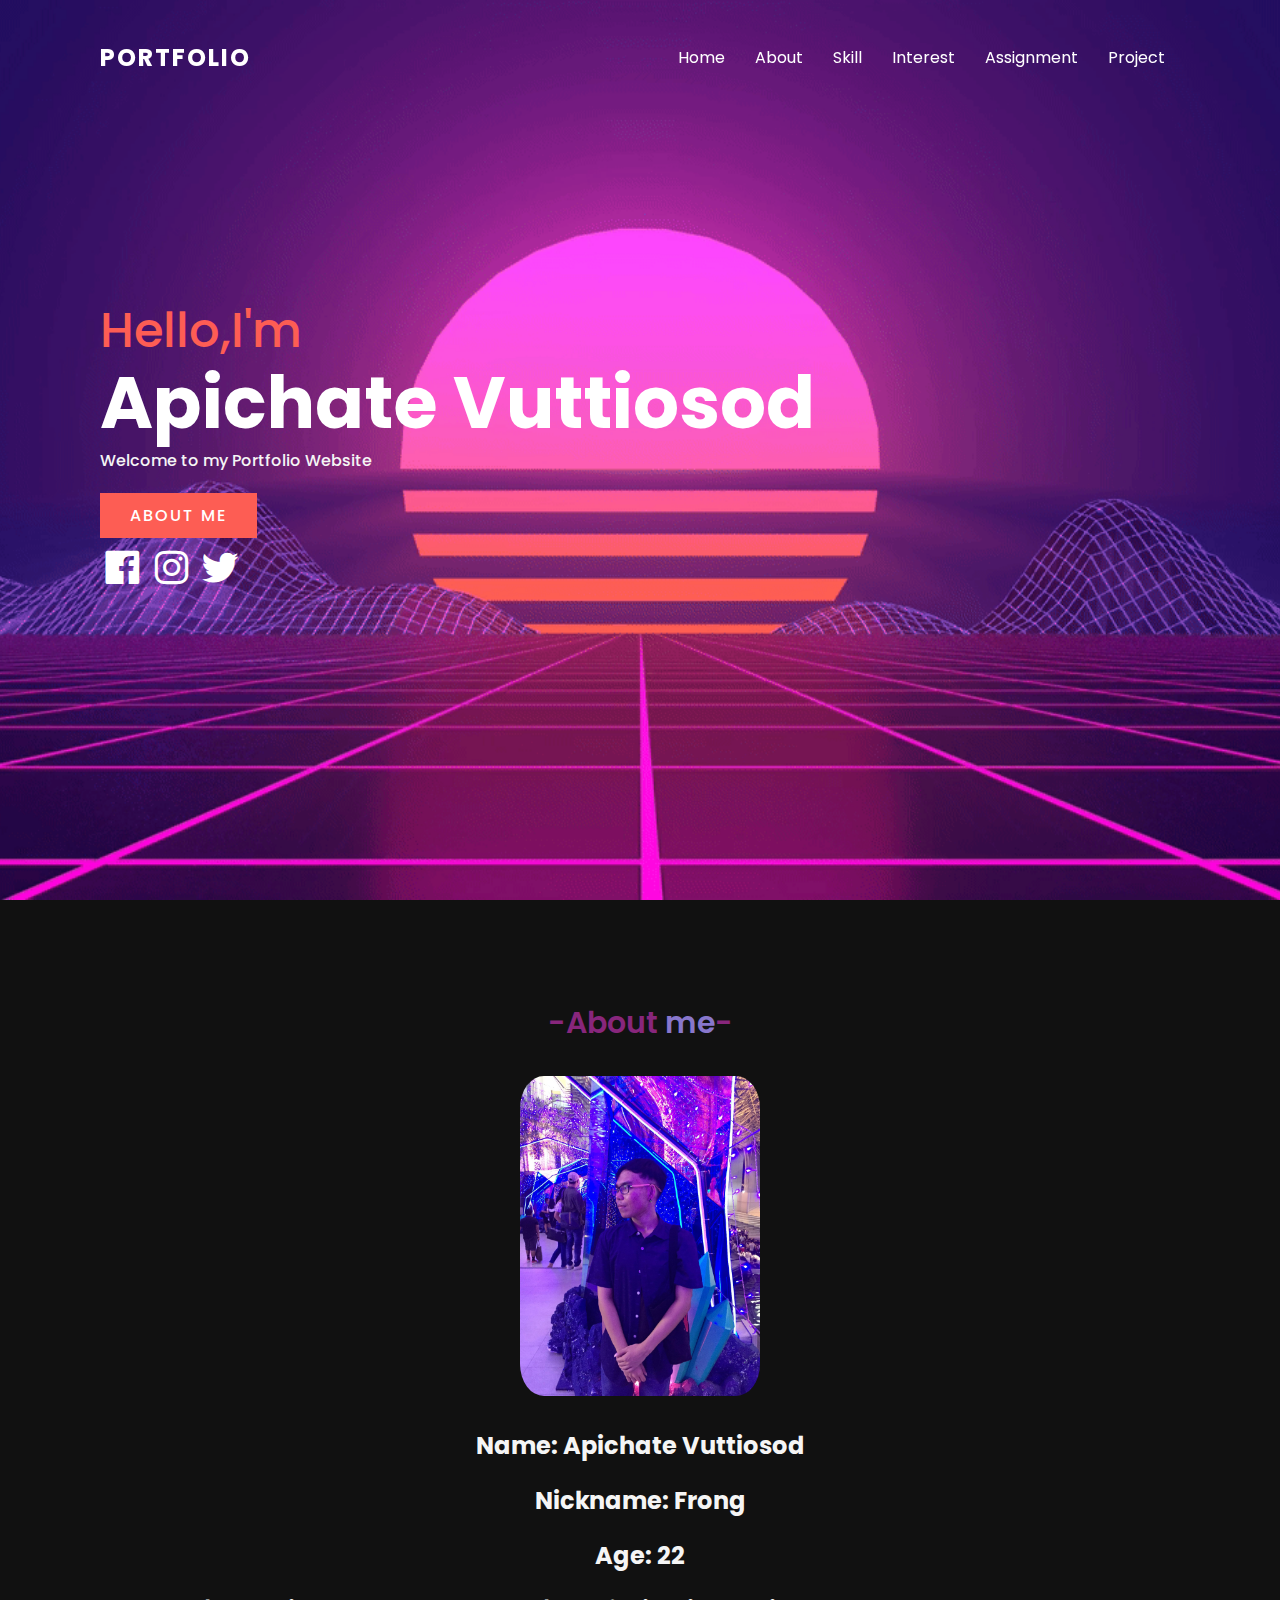
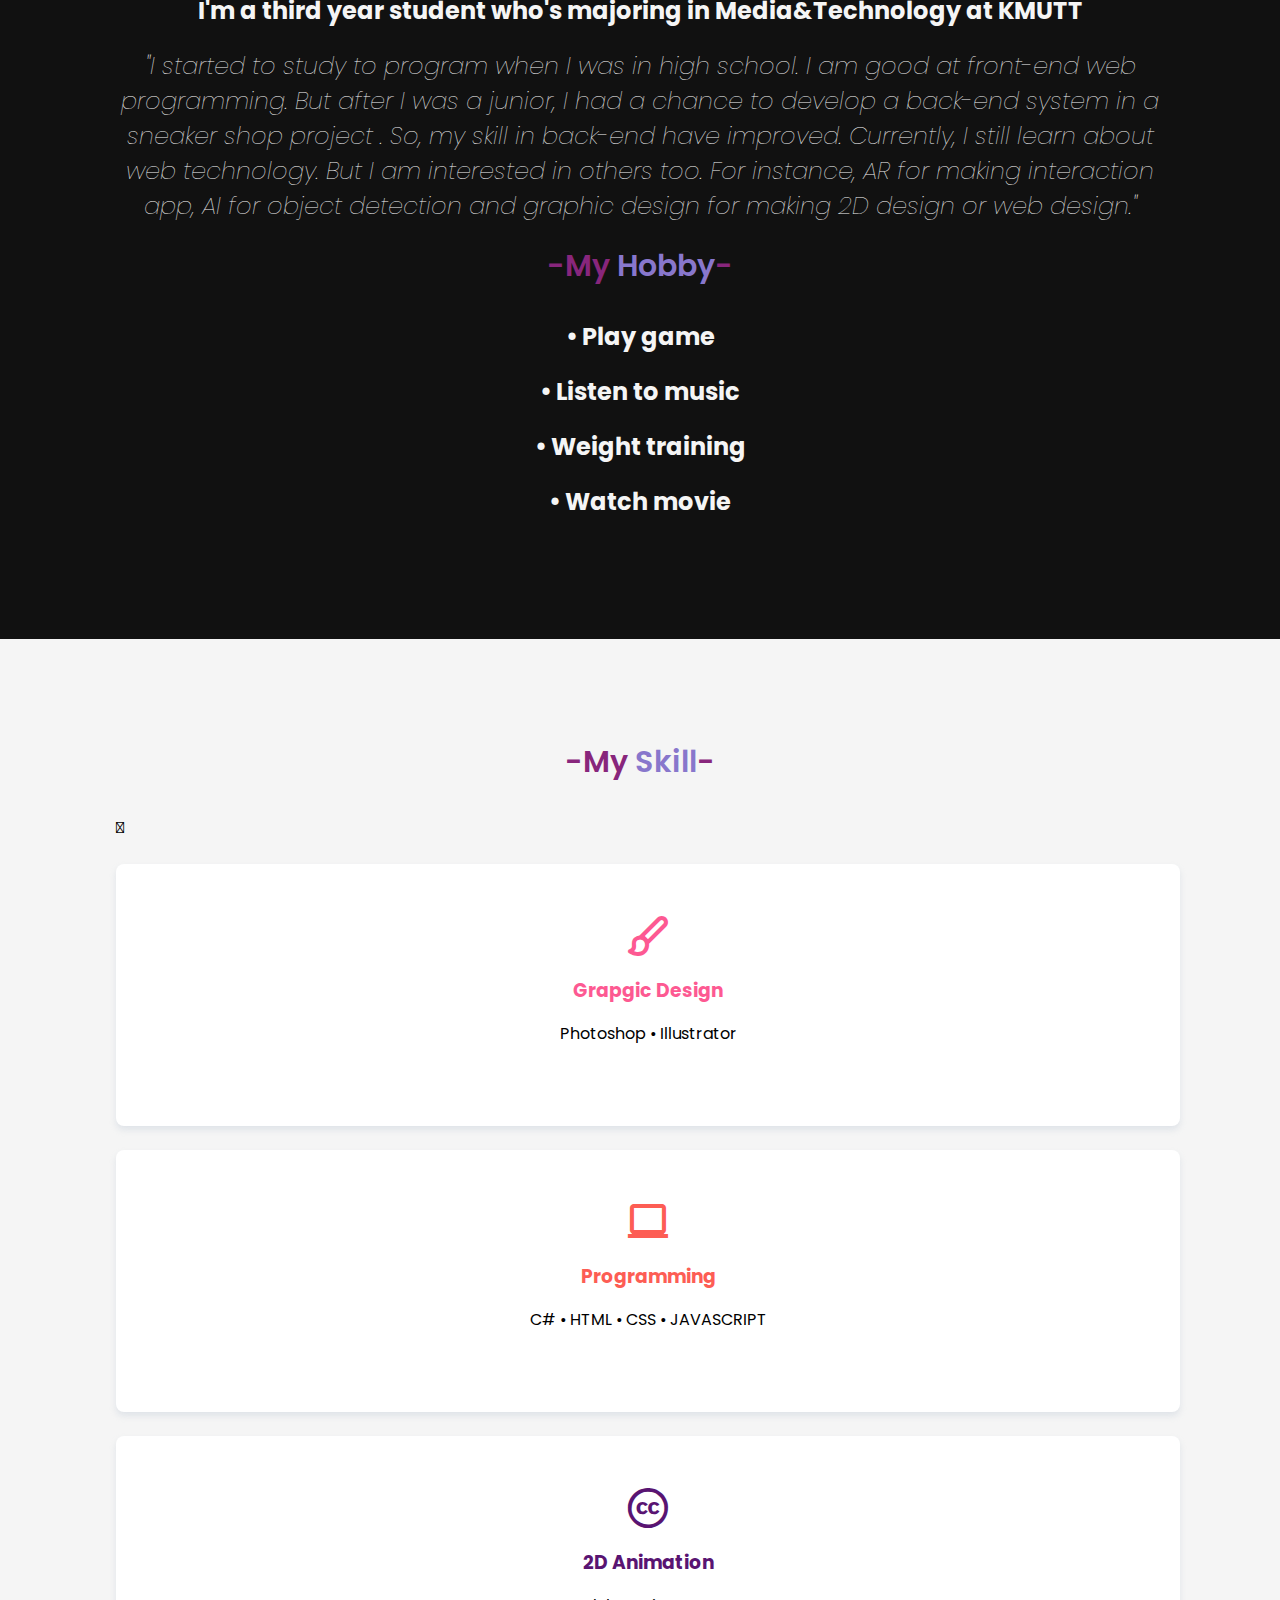
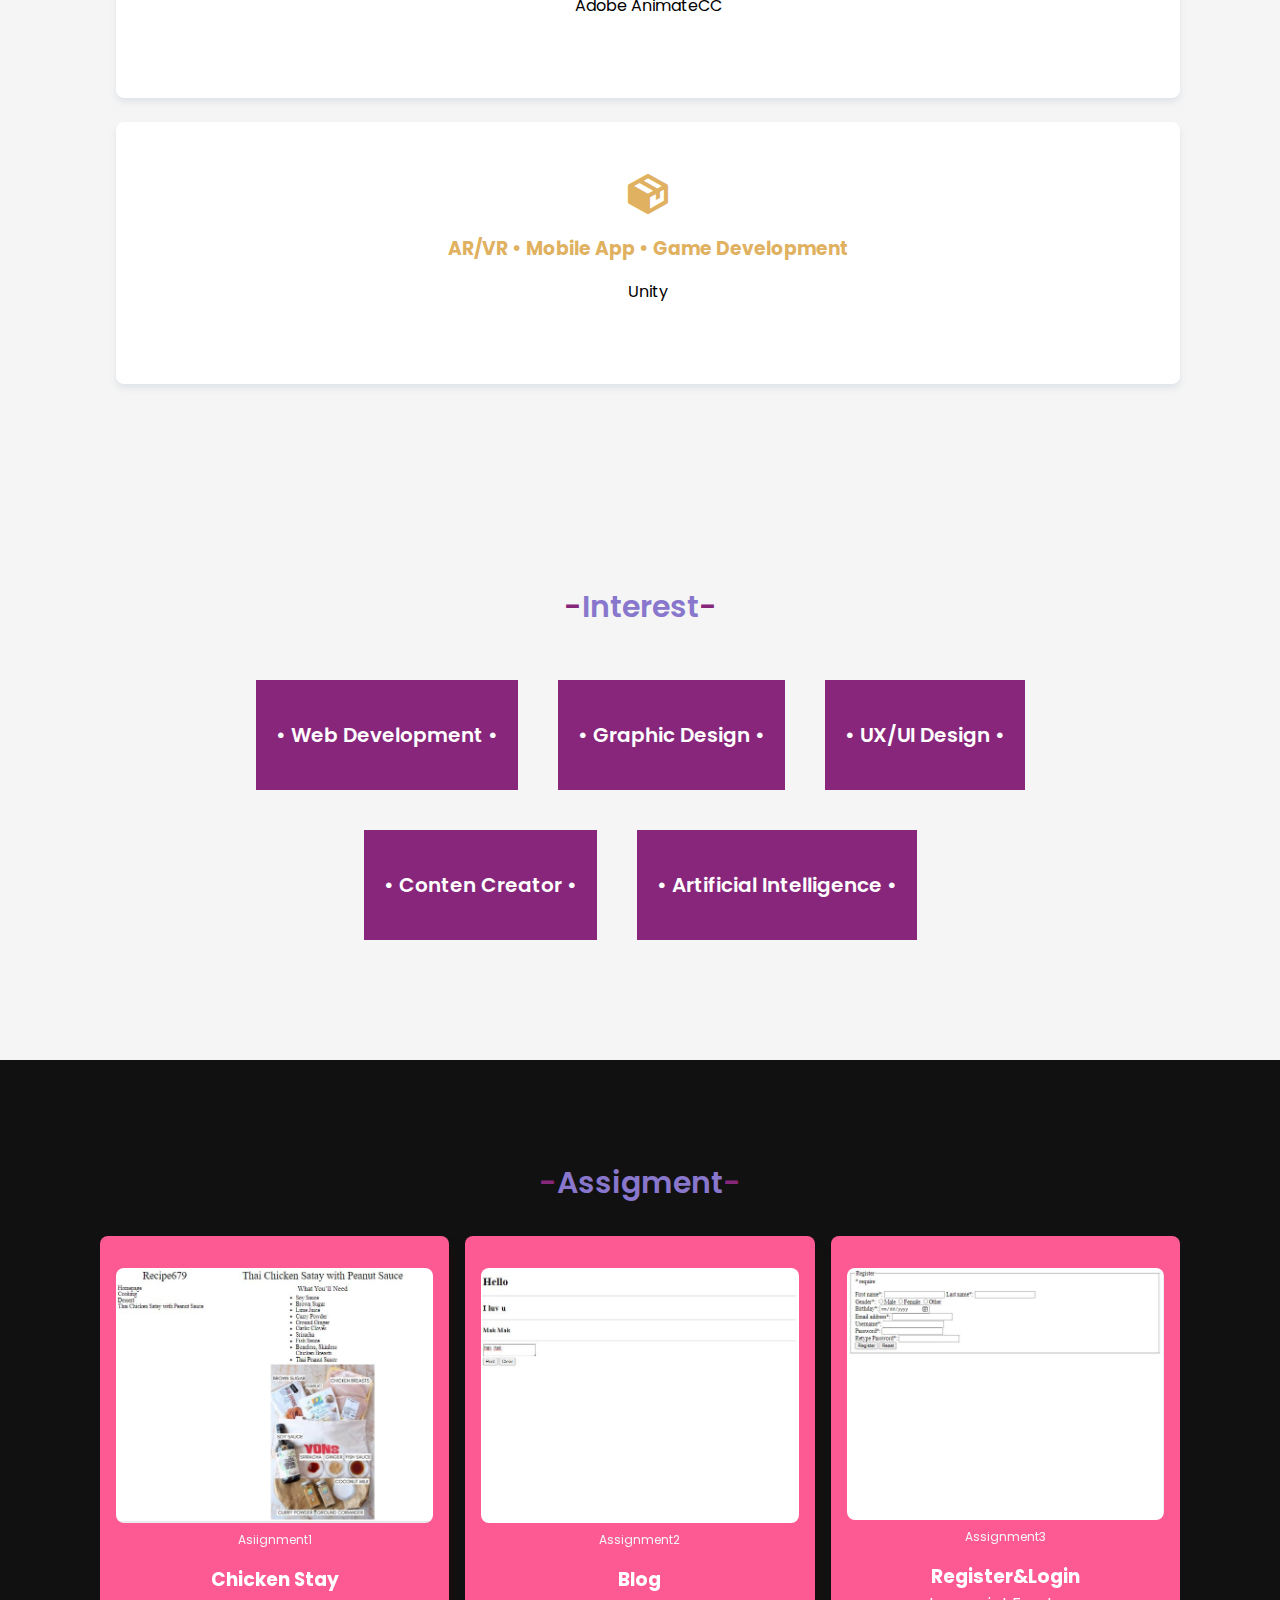
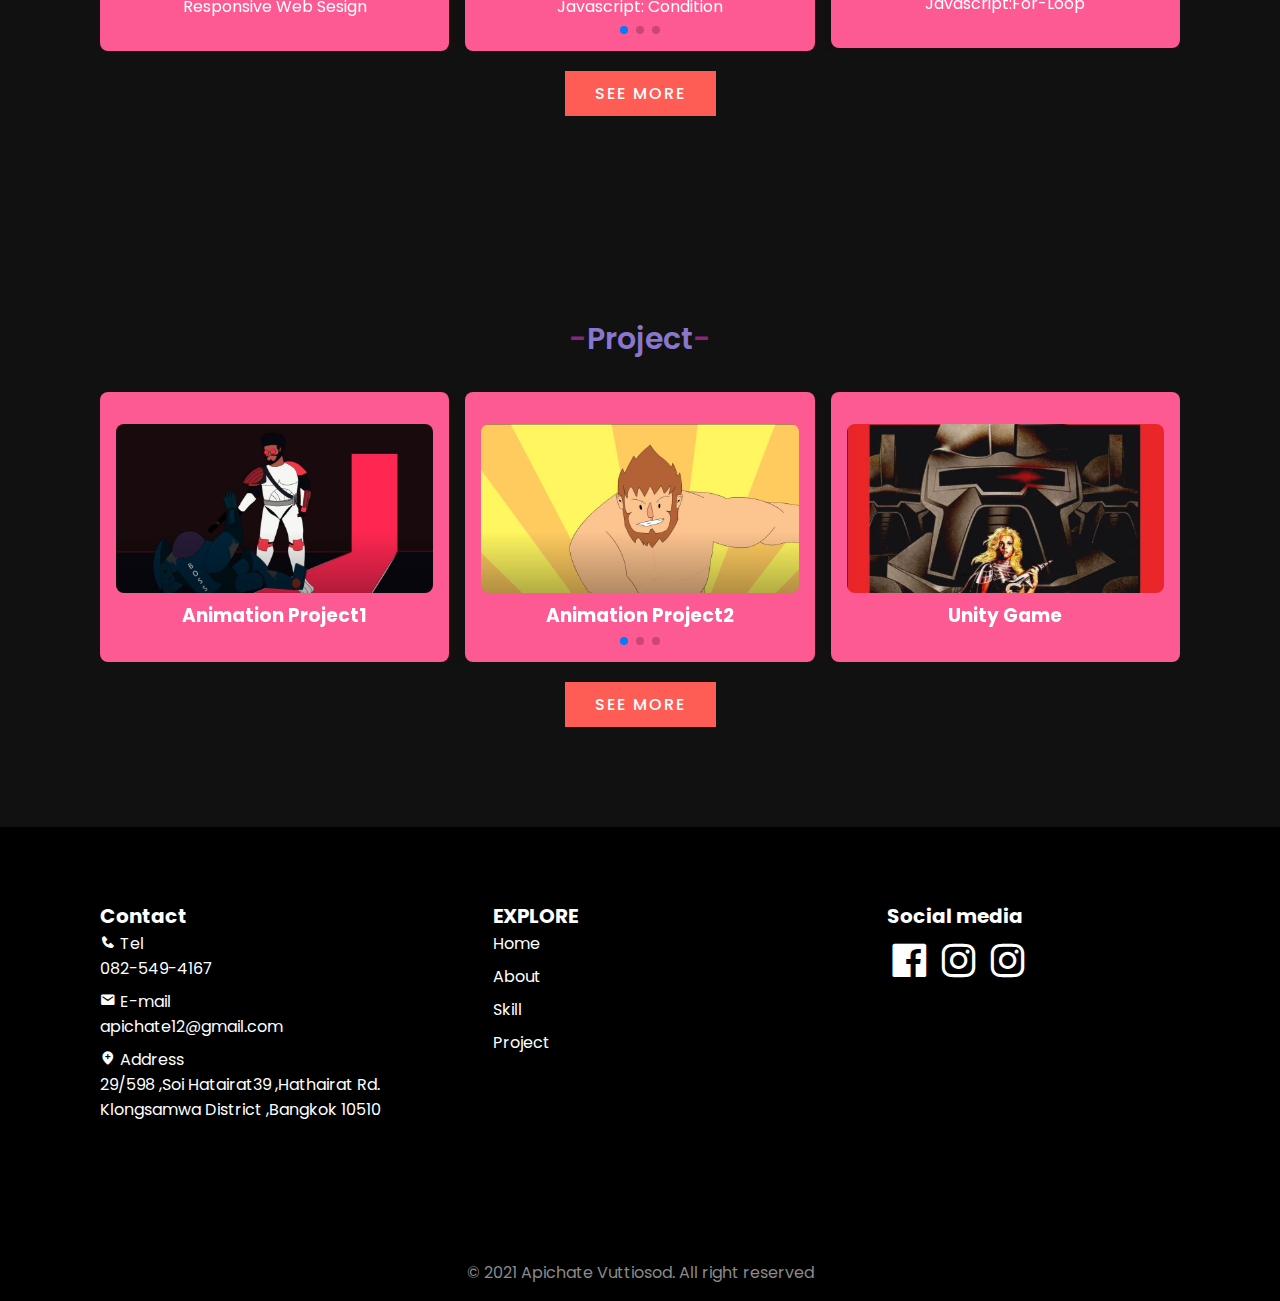
<file: index.html>
<!DOCTYPE html>
<html lang="en">
<head>
    <meta charset="UTF-8">
    <meta http-equiv="X-UA-Compatible" content="IE=edge">
    <meta name="viewport" content="width=device-width, initial-scale=1.0">

    <link rel="stylesheet" href="style.css">
    <link rel="stylesheet" href="./css/swiper-bundle.min.css">
    <link href='https://cdn.jsdelivr.net/npm/boxicons@2.0.5/css/boxicons.min.css' rel='stylesheet'>
    <title>Portfolio</title>

</head>
<body>

    <!--=============START OF HEADER===================-->
    <header>
        <a href="#home" class="logo">Portfolio</a>
        <div class="toggle" onclick="toggleMenu();"></div>
        <ul class="menu">
            <li><a href="#home">Home</a></li>
            <li><a href="#about">About</a></li>
            <li><a href="#skill">Skill</a></li>
            <li><a href="#interest">Interest</a></li>
            <li><a href="#assignment">Assignment</a></li>
            <li><a href="#project">Project</a></li>
        </ul>
    </header>
    <!--=============END OF HEADER===================-->

    <!--=============START OF BANNER===================-->
    <section class="banner" id="home">
        <div class="textBox">
            <h2>Hello,I'm<br><span class="pink">Apichate </span><span class="violet" >Vuttiosod</span></h2>
            <h3>Welcome to my Portfolio Website</h3>
            <a href="#about" class="btn">About me</a>
            <div class="home_social">
                <a href="https://www.facebook.com/apichate.vuttiosod/" target="_blank" class="home__social-icon"><i class='bx bxl-facebook-square'></i></a>
                <a href="https://www.instagram.com/frongy_z/" target="_blank" class="home__social-icon"><i class='bx bxl-instagram'></i></a>
                <a href="https://twitter.com/" target="_blank" class="home__social-icon"><i class='bx bxl-twitter'></i></a>
            </div>
        </div>
    </section>
    <!--=============END OF BANNER===================-->

    <!--=============START OF ABOUT===================-->
    <section class="about" id="about">
        <div class="heading" data-aos="fade-up">
            <h2>-About <span class="pink">me</span>-</h2>
        </div>
        <div class="content no flex">
            <div class="w50">
                <img id="profile-image" src="pro.jpg" class="img">
            </div><br>
            <div class="contentBox">
                <h3>Name: Apichate Vuttiosod</h3>
                <h3>Nickname: Frong</h3>
                <h3>Age: 22</h3>
                <h3>I'm a third year student who's majoring in Media&Technology at KMUTT</h3>
                
                <h3 class="italic">"I started to study to program when I was in high school. I am good at front-end web programming. But after I was a junior, I had a chance to develop a back-end system in a sneaker shop project . So, my skill in back-end have improved. Currently, I still learn about web technology. But I am interested in others too. For instance, AR for making interaction app, AI for object detection and graphic design for making 2D design or web design."</h3>
            </div>
        </div>  
        <!--=============START OF HOBBY===================-->
        <div class="content no flex">
            <div class="hobby">
                <div class="heading" data-aos="fade-up">
                   <h2>-My <span class="pink">Hobby</span>-</h2>
                </div>
                <div class="contentBox">
                  <h3>• Play game</h3>
                  <h3>• Listen to music</h3>
                  <h3>• Weight training</h3>
                  <h3>• Watch movie</h3>
                </div> 
              </div>
        </div>
        <!--=============END OF HOBBY===================-->
    </section>
    <!--=============END OF ABOUT===================-->

    <!--=============END OF Skill===================-->
    <section class="services" id="skill">
        <div class="heading">
            <h2>-My <span class="pink">Skill</span>-</h2>
        </div>
        <div class="services__container bx-grid">
            <div class="services__data">
                <i class='bx bx-paint services__icon2'></i>
                <h3 class="services__title2">Grapgic Design</h3>
                <p class="services__description">Photoshop • Illustrator</p>
            </div>
            <div class="services__data">
                <i class='bx bx-laptop services__icon1'></i>
                <h3 class="services__title1">Programming</h3>
                <p class="services__description">C# • HTML • CSS • JAVASCRIPT</p>
            </div>
            <div class="services__data">
                <i class='bx bxl-creative-commons services__icon3'></i>
                <h3 class="services__title3">2D Animation</h3>
                <p class="services__description">Adobe AnimateCC</p>
            </div>
            <div class="services__data">
                <i class="bx bxs-package services__icon4"></i>
                <h3 class="services__title4">AR/VR • Mobile App • Game Development</h3>
                <p class="services__description">Unity</p>
            </div>
        </div>
     </section>
    <!--=============END OF Skill===================-->

    <!--=============END OF Interest===================-->
    <section class="services" id="interest">
        <div class="heading">
            <h2>-<span class="pink">Interest</span>-</h2>
        </div>
        <div class="content">
            <div class="servicesBx">
               <h2>• Web Development •</h2>
            </div>
           <div class="servicesBx">
               <h2>• Graphic Design •</h2>
           </div>
           <div class="servicesBx">
              <h2>• UX/UI Design •</h2>

            </div>
           <div class="servicesBx">
                <h2>• Conten Creator •</h2>
            </div>
            <div class="servicesBx">
                <h2>• Artificial Intelligence •</h2>
            </div>
        </div>
    </section>
    <!--=============END OF Interest===================-->

    <!--=============START OF ASSIGNMENT===================-->
    <section class="testimonial bd-container section" id="assignment">
        <div class="heading">
            <h2>-<span class="pink">Assigment</span>-</h2>
        </div>
        <div class="testimonial__container swiper-container">
            <div class="swiper-wrapper">
                <div class="testimonial__content swiper-slide">
                    <img src="food.JPG" alt="" class="testimonial__img">
                    <span class="testimonial__client">Asiignment1</span>
                    <h3 class="testimonial__title">Chicken Stay</h3>
                    <p class="testimonial__description">Responsive Web Sesign</p>
                </div>
                <div class="testimonial__content swiper-slide">
                    <img src="blog.JPG" alt="" class="testimonial__img">
                    <span class="testimonial__client">Assignment2</span>
                    <h3 class="testimonial__title">Blog</h3>
                    <p class="testimonial__description">Javascript: Condition</p>
                </div>
                <div class="testimonial__content swiper-slide">
                    <img src="regist.JPG" alt="" class="testimonial__img">
                    <span class="testimonial__client">Assignment3</span>
                    <h3 class="testimonial__title">Register&Login</h3>
                    <p class="testimonial__description">Javascript:For-Loop</p>
                </div>
            </div>
            <div class="swiper-pagination"></div>
        </div>
        <div class="wrapper">
            <a href="./assignment.html" class="btn1">See more</a>
        </div>
    </section>
    <!--=============END OF ASSIGNMENT===================-->

    <!--=============Start OF Project===================-->
    <section class="testimonial bd-container section" id="project">
        <div class="heading">
            <h2>-<span class="pink">Project</span>-</h2>
        </div>
        <div class="testimonial__container swiper-container">
            <div class="swiper-wrapper">
                <div class="testimonial__content swiper-slide">
                    <img src="anime1.JPG" alt="" class="testimonial__img">
                    <h3 class="testimonial__title">Animation Project1</h3>
                </div>
                <div class="testimonial__content swiper-slide">
                    <img src="anime2.JPG" alt="" class="testimonial__img">
                    <h3 class="testimonial__title">Animation Project2</h3>
                </div>
                <div class="testimonial__content swiper-slide">
                    <img src="post.JPG" alt="" class="testimonial__img">
                    <h3 class="testimonial__title">Unity Game</h3>
                </div>
            </div>
            <div class="swiper-pagination"></div>
        </div>
        <div class="wrapper">
            <a href="./project.html" class="btn1">See more</a>
        </div>
    </section>
    <!--=============End OF Project===================-->
     
    <!--=====Start OF FOOTER =====-->
    <footer class="footer__sec">
        <div id="footer">
            <div class="footer__box">
                <h3 class="footer__title">Contact</h3>
                <ul>
                    <li class="footer__link"><i class="bx bxs-phone"></i> Tel<p>082-549-4167</p></li>
                    
                    <li class="footer__link"><i class="bx bxs-envelope"></i> E-mail <p>apichate12@gmail.com</p></li>
                    
                    <li class="footer__link"><i class="bx bxs-location-plus"></i> Address<p>29/598 ,Soi Hatairat39 ,Hathairat Rd.<br>
                        Klongsamwa District ,Bangkok 10510
                    </p></li>
                    
                </ul> 
            </div>

            <div class="footer__box">
                <h3 class="footer__title">EXPLORE</h3>
                <ul>
                    <li class="footer__link"><a href="#home" style="color: inherit;
                        text-decoration: inherit;" >Home</a></li>
                    <li class="footer__link"><a href="#about" style="color: inherit;
                        text-decoration: inherit;">About</a></li>
                    <li class="footer__link"><a href="#skill" style="color: inherit;
                        text-decoration: inherit;">Skill</a></li>
                    <li class="footer__link"><a href="#project" style="color: inherit;
                        text-decoration: inherit;">Project</a></li>
                </ul>                  
            </div>

            <div class="footer_box">
                <h3 class="footer__title">Social media</h3>
                    <li class="footer__link">
                        <a href="https://www.facebook.com/apichate.vuttiosod/" target="_blank" class="home__social-icon"><i class='bx bxl-facebook-square'></i></a>
                        <a href="https://www.instagram.com/frongy_z/" target="_blank" class="home__social-icon"><i class='bx bxl-instagram'></i></a>
                        <a href="https://www.instagram.com/frongy_z/" target="_blank" class="home__social-icon"><i class='bx bxl-instagram'></i></a>
                    </i>      
            </div>
            
        </div>
        <p class="footer__copy">&#169; 2021 Apichate Vuttiosod. All right reserved</p>
    </footer>
    <!--=====END OF FOOTER =====-->

    <script>
        window.addEventListener('scroll',function(){
          var header = document.querySelector('header')
          header.classList.toggle('sticky',window.scrollY>0);
        });
        function toggleMenu(){
          var menuToggle = document.querySelector('.toggle');
          var menu = document.querySelector('.menu');
          menuToggle.classList.toggle('active');
          menu.classList.toggle('active');
        }
    </script>
    
    <!-- ===== SWIPER JS ===== -->
    <script src="js/swiper-bundle.min.js"></script>
    
    <!--===== MAIN JS =====-->
    <script src="js/main.js"></script>

</body>
</html>
</file>
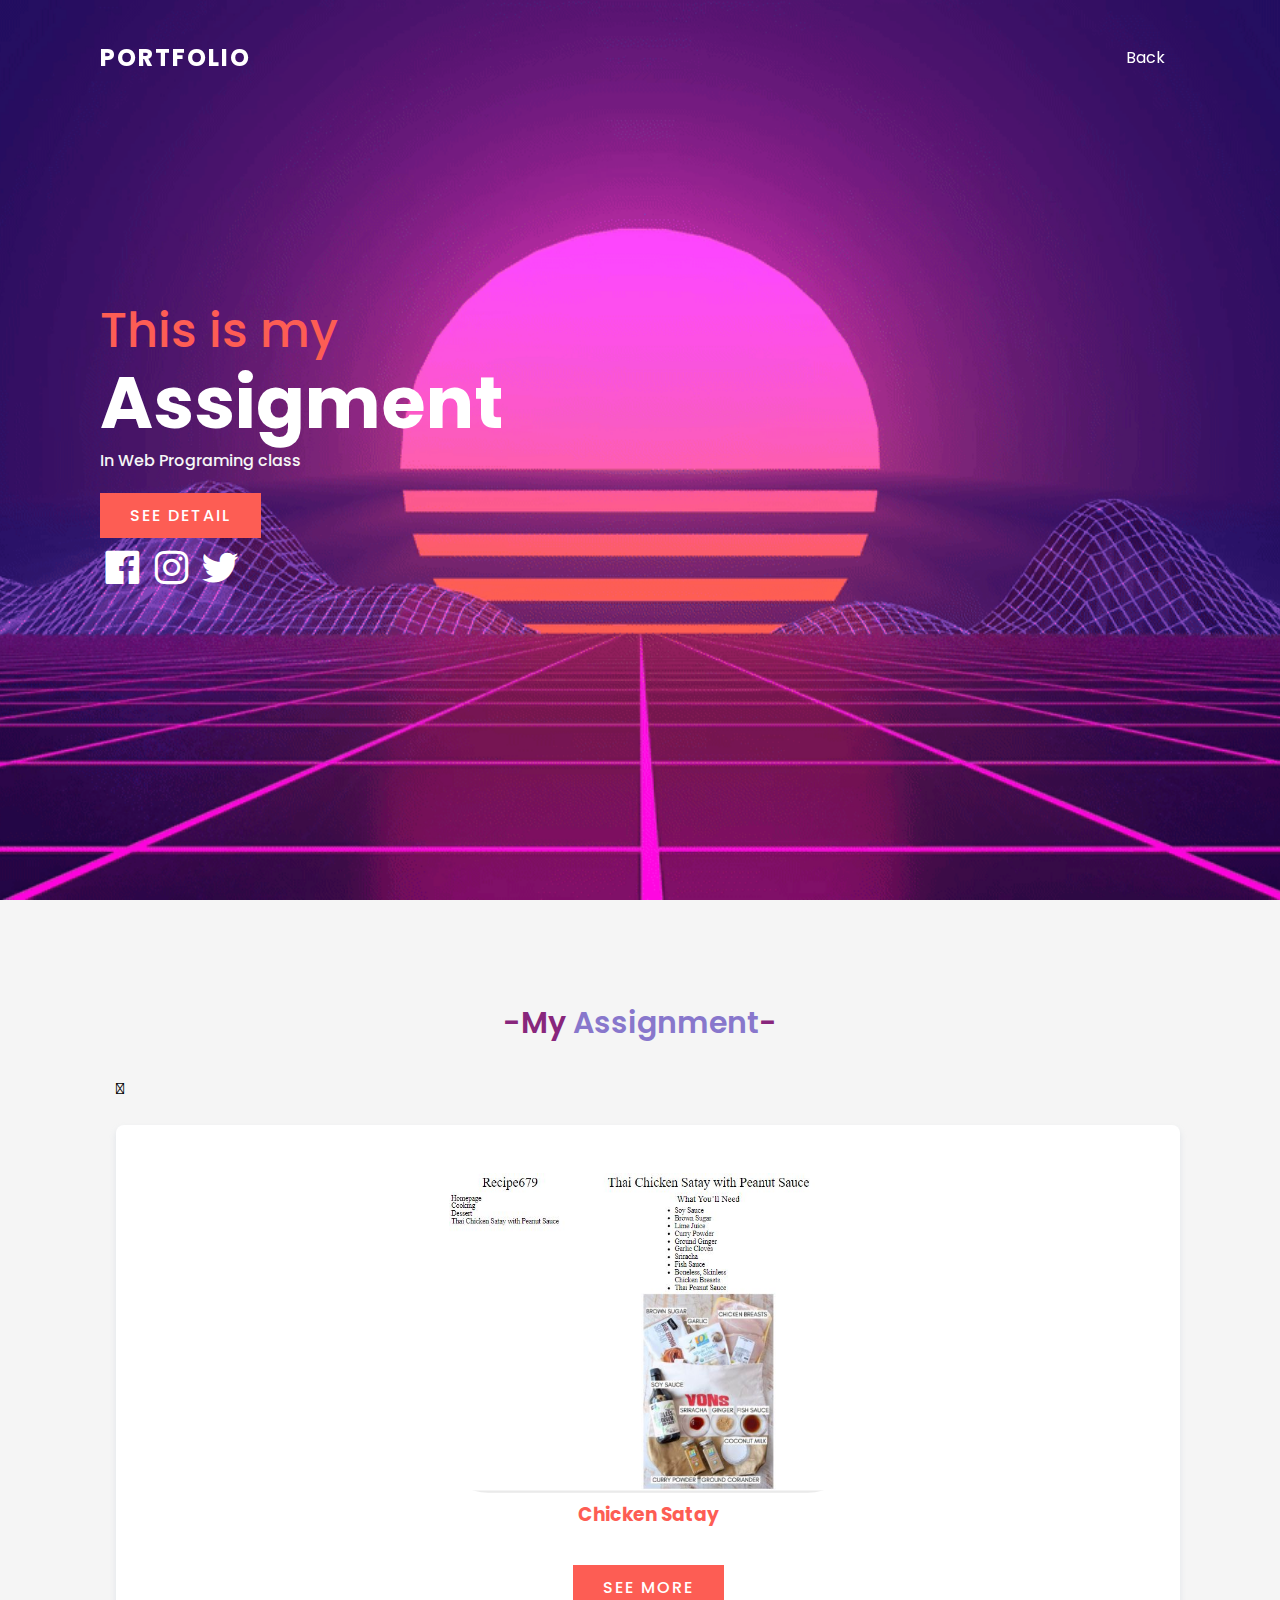
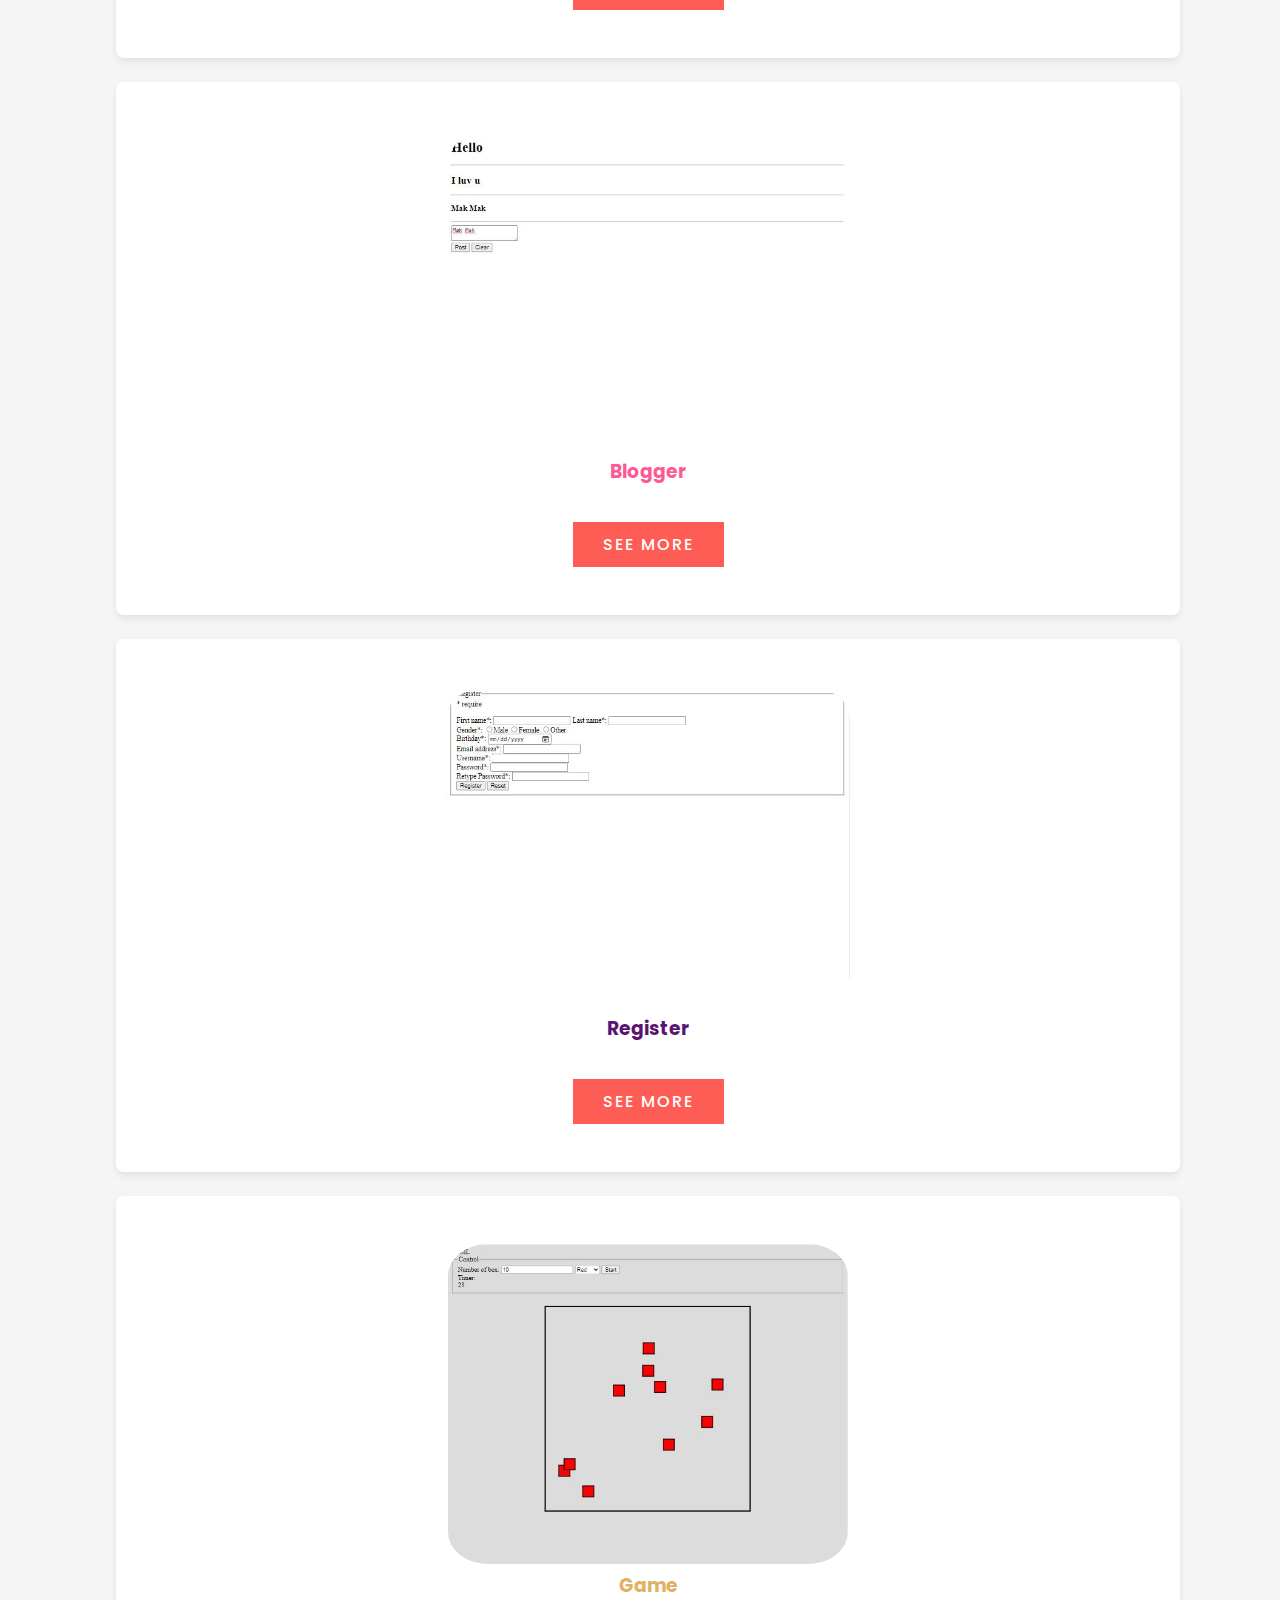
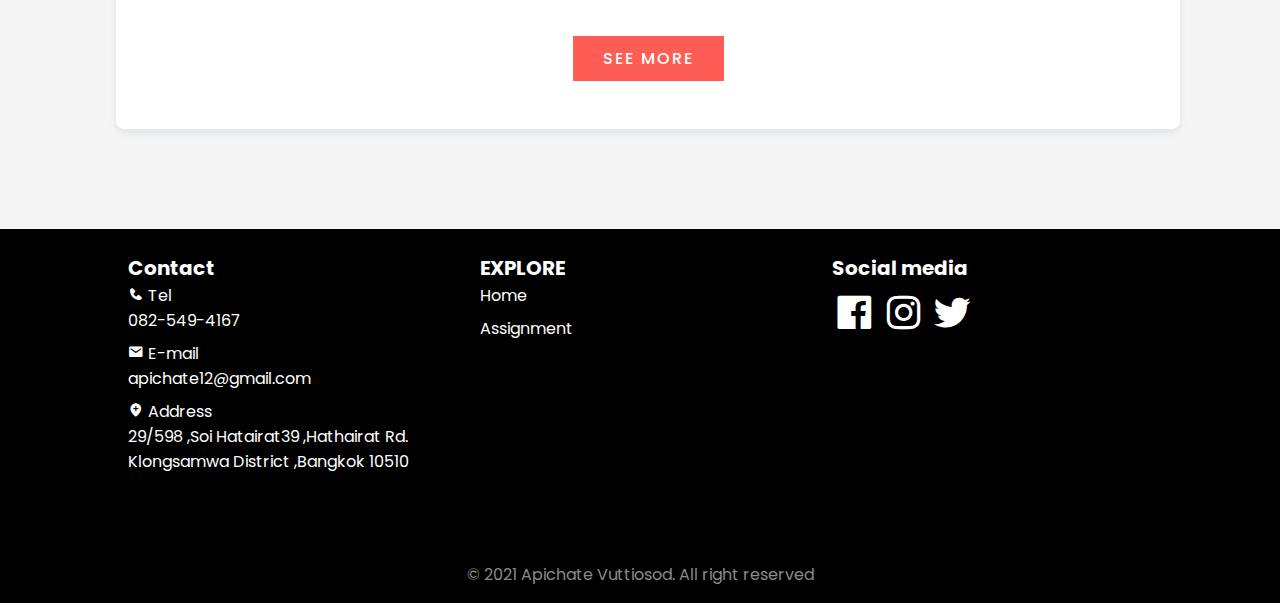
<file: assignment.html>
<!DOCTYPE html>
<html lang="en">
<head>
    <meta charset="UTF-8">
    <meta http-equiv="X-UA-Compatible" content="IE=edge">
    <meta name="viewport" content="width=device-width, initial-scale=1.0">

    <link rel="stylesheet" href="style.css">
    <link rel="stylesheet" href="./css/swiper-bundle.min.css">
    <link href='https://cdn.jsdelivr.net/npm/boxicons@2.0.5/css/boxicons.min.css' rel='stylesheet'>
    <title>Assignment</title>

</head>
<body>

    <!--=============START OF HEADER===================-->
    <header>
        <a href="#home" class="logo">Portfolio</a>
        <div class="toggle" onclick="toggleMenu();"></div>
        <ul class="menu">
            <li><a href="index.html">Back</a></li>
        </ul>
    </header>
    <!--=============END OF HEADER===================-->

    <!--=============START OF BANNER===================-->
    <section class="banner" id="home">
        <div class="textBox">
            <h2>This is my<br><span class="pink">Assigment</h2>
            <h3>In Web Programing class</h3>
            <a href="#skill" class="btn">See Detail</a>
            <div class="home_social">
                <a href="https://www.facebook.com/apichate.vuttiosod/" target="_blank" class="home__social-icon"><i class='bx bxl-facebook-square'></i></a>
                <a href="https://www.instagram.com/frongy_z/" target="_blank" class="home__social-icon"><i class='bx bxl-instagram'></i></a>
                <a href="https://twitter.com/" target="_blank" class="home__social-icon"><i class='bx bxl-twitter'></i></a>
            </div>
        </div>
    </section>
    <!--=============END OF BANNER===================-->

     <!--=============START OF ASSIGMENT===================-->
    <section class="services" id="skill">
        <div class="heading">
            <h2>-My <span class="pink">Assignment</span>-</h2>
        </div>
        <div class="services__container bx-grid ">
            <div class="services__data">
                <img src="food.JPG">
                <h3 class="services__title1">Chicken Satay</h3>
                <a href="food.html" class="btn">See More</a>
            </div>

            <div class="services__data">
                <img src="blog.JPG">
                <h3 class="services__title2">Blogger</h3>
                <a href="blog.html" class="btn">See More</a>
            </div>

            <div class="services__data">
                <img src="regist.JPG">
                <h3 class="services__title3">Register</h3>
                <a href="register.html" class="btn">See More</a>
            </div>

            <div class="services__data">
                <img src="game.JPG">
                <h3 class="services__title4">Game</h3>
                <a href="game.html" class="btn">See More</a>
            </div>
        </div>
     </section>
    <!--=============END OF Assignment===================-->

    <!--=====Start OF FOOTER =====-->
    <footer class="footer__sec">
        <div class="footer__container bd-grid">
            <div class="footer__box">
                <h3 class="footer__title">Contact</h3>
                <ul>
                    <li class="footer__link"><i class="bx bxs-phone"></i> Tel<p>082-549-4167</p></li>
                    
                    <li class="footer__link"><i class="bx bxs-envelope"></i> E-mail <p>apichate12@gmail.com</p></li>
                    
                    <li class="footer__link"><i class="bx bxs-location-plus"></i> Address<p>29/598 ,Soi Hatairat39 ,Hathairat Rd.<br>
                        Klongsamwa District ,Bangkok 10510
                    </p></li>
                    
                </ul> 
            </div>

            <div class="footer__box">
                <h3 class="footer__title">EXPLORE</h3>
                <ul>
                    <li class="footer__link"><a href="#home" style="color: inherit;
                        text-decoration: inherit;" >Home</a></li>
                    <li class="footer__link"><a href="#skill" style="color: inherit;
                        text-decoration: inherit;">Assignment</a></li>
                </ul>                  
            </div>

            <div class="footer_box">
                <h3 class="footer__title">Social media</h3>
                    <li class="footer__link">
                        <a href="https://www.facebook.com/apichate.vuttiosod/" target="_blank" class="home__social-icon"><i class='bx bxl-facebook-square'></i></a>
                        <a href="https://www.instagram.com/frongy_z/" target="_blank" class="home__social-icon"><i class='bx bxl-instagram'></i></a>
                        <a href="https://twitter.com/" target="_blank" class="home__social-icon"><i class='bx bxl-twitter'></i></a>
                    </i>      
            </div>

        </div>
        <p class="footer__copy">&#169; 2021 Apichate Vuttiosod. All right reserved</p>
    </footer>
    <!--=====END OF FOOTER =====-->

    <!-- ===== SWIPER JS ===== -->
    <script src="./js/swiper-bundle.min.js"></script>
    
    <!--===== MAIN JS =====-->
    <script src="js/main.js"></script>

</body>
</html>
</file>
<file: blog.html>
<!DOCTYPE html>
<html>

<head>
    <meta charset='utf-8'>
    <meta http-equiv='X-UA-Compatible' content='IE=edge'>
    <title>Blogger</title>
    <meta name='viewport' content='width=device-width, initial-scale=1'>
    <script src='Blogger/main.js'></script>
</head>

<body>
    <h1>
        <div id="topic1"></div>
    </h1>
    <hr>
    <h2>
        <div id="comment1"></div>
    </h2>
    <hr>
    <h3>
        <div id="comment2"></div>
    </h3>
    <hr>
    <textarea name="text1" id="text1"></textarea>
    <br/>
    <button type="button" onclick="postFunction()">Post</button>
    <button type="button" onclick="clearFunction()">Clear</button>
</body>

</html>
</file>
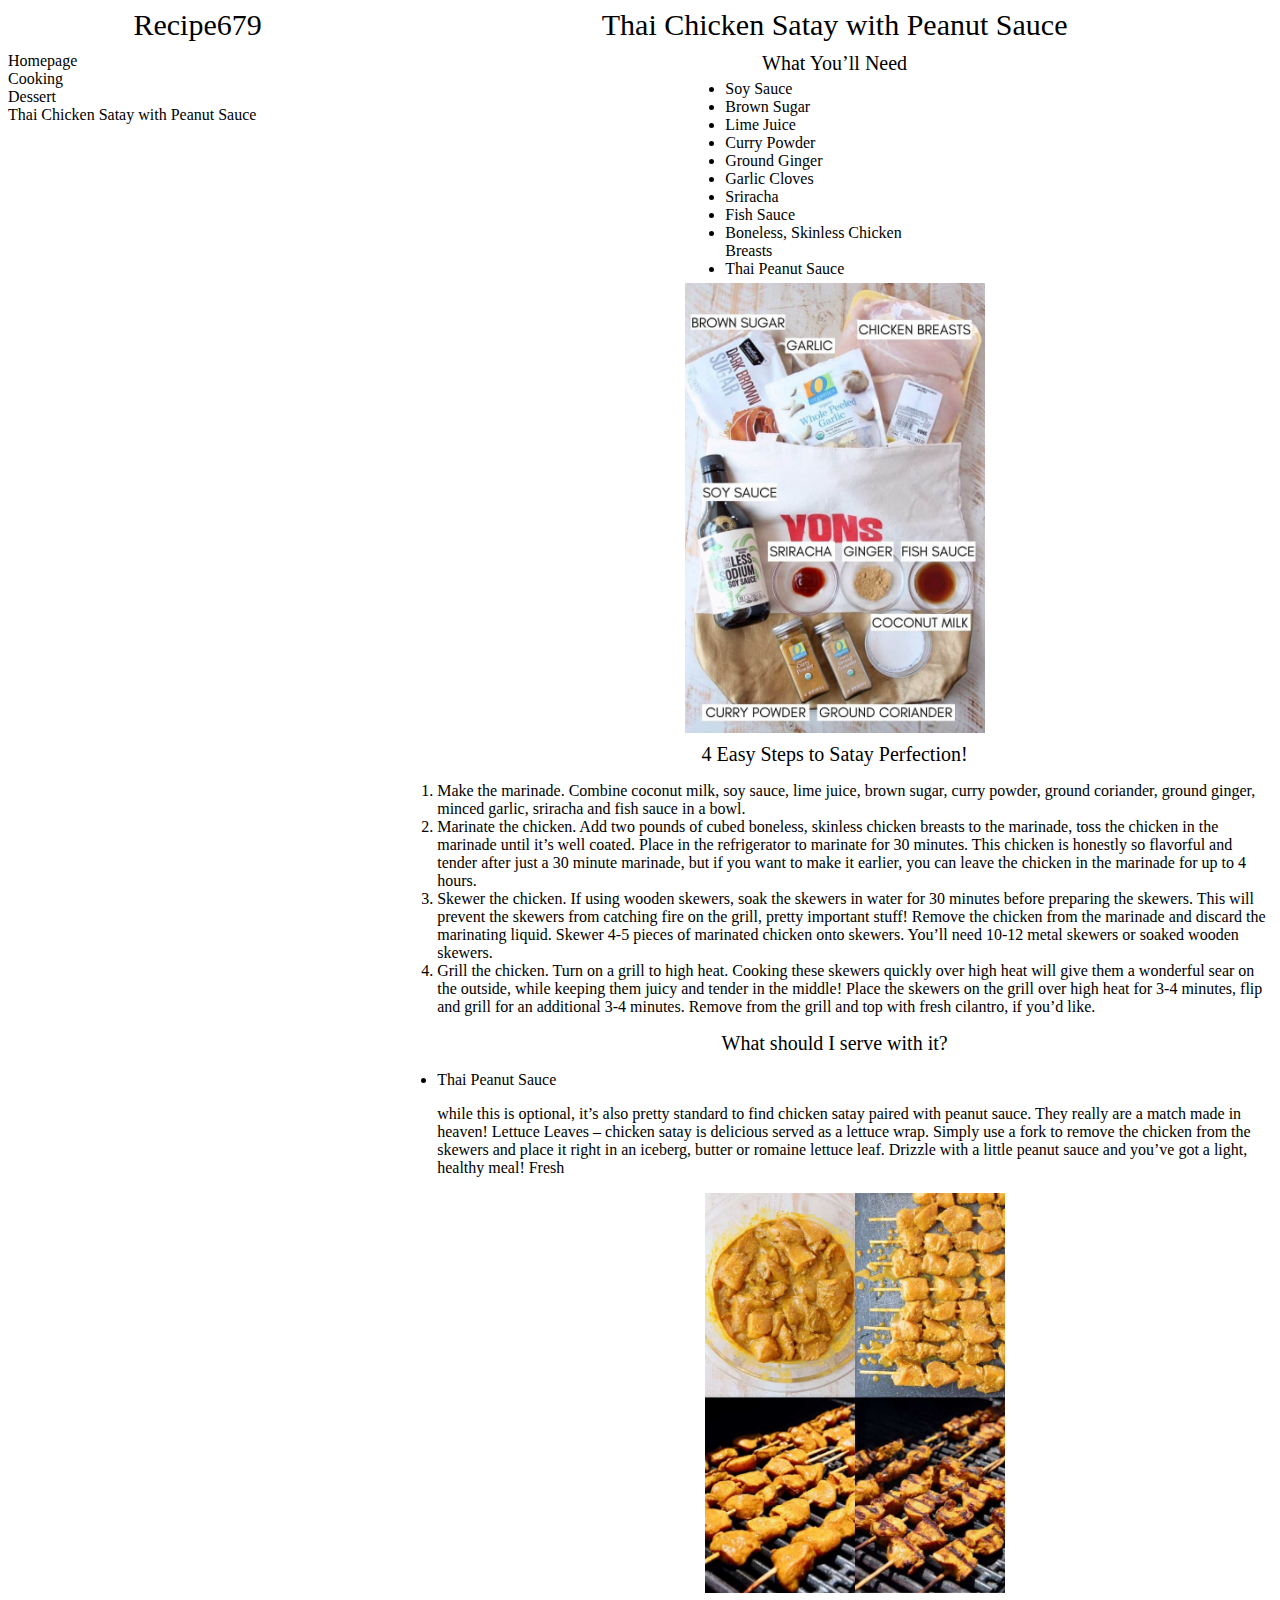
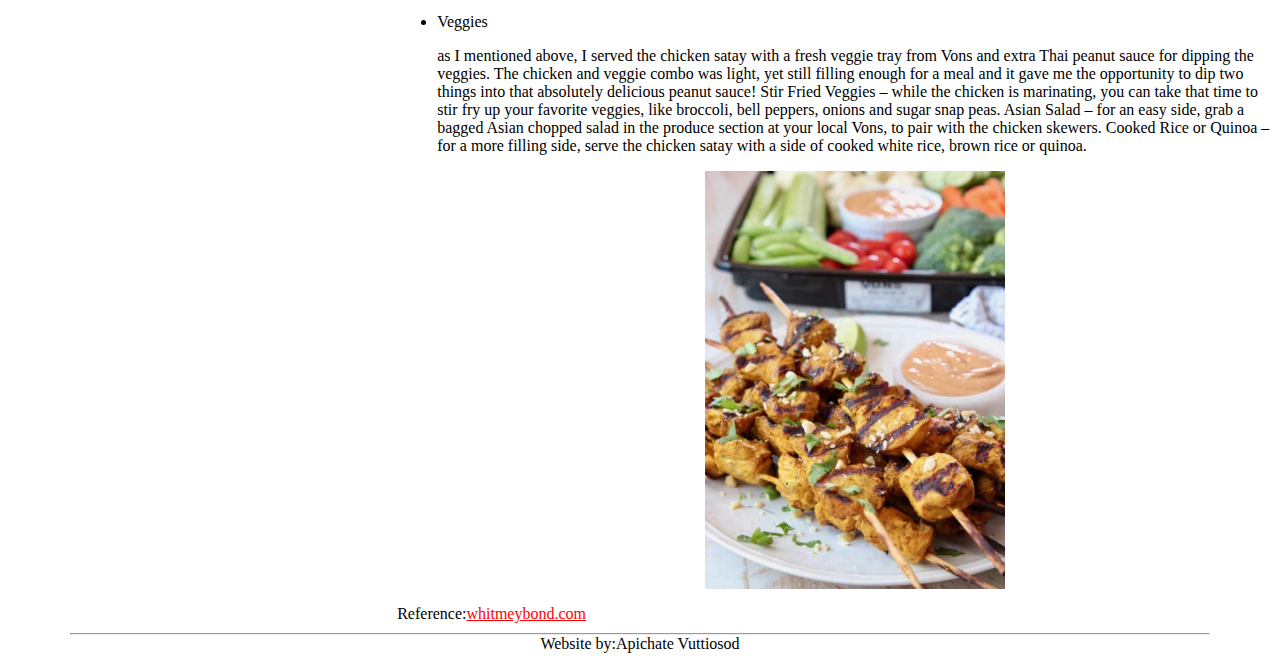
<file: food.html>
<!DOCTYPE html>
<html>
<head>
	<meta charset="UTF-8">
    <meta http-equiv="X-UA-Compatible" content="IE=edge">
    <meta name="viewport" content="width=device-width, initial-scale=1.0">
    <link rel='stylesheet' href="Food2/style.css">
    <title>Food Recipe</title>
</head>
<body>
	<div class="grid-container">
        <div id="logo">Recipe679</div>
        <div id="header">Thai Chicken Satay with Peanut Sauce</div>
        <div id="main2">
            Homepage <br>
			Cooking <br>
			Dessert <br>
			Thai Chicken Satay with Peanut Sauce <br>
		</div>
        <div id="main3">
            <div id="what">What You’ll Need</div>
			<ul class="mat_bul">
				<li>Soy Sauce</li>
				<li>Brown Sugar</li>
				<li>Lime Juice</li>
				<li>Curry Powder</li>
				<li>Ground Ginger</li>
				<li>Garlic Cloves</li>
				<li>Sriracha</li>
				<li>Fish Sauce</li>
				<li>Boneless, Skinless Chicken Breasts</li>
				<li>Thai Peanut Sauce </li>
			</ul>
            <div>
                <img class="material_pic" src="Food2/material.jpg" alt="materials">
            </div>
            <div id="step">4 Easy Steps to Satay Perfection!</div>
            <ol>
                <li>Make the marinade. Combine coconut milk, soy sauce, lime juice, brown sugar, curry powder, ground coriander, ground ginger, minced garlic, sriracha and fish sauce in a bowl.</li>
                <li>Marinate the chicken. Add two pounds of cubed boneless, skinless chicken breasts to the marinade, toss the chicken in the marinade until it’s well coated. Place in the refrigerator to marinate for 30 minutes. This chicken is honestly so flavorful and tender after just a 30 minute marinade, but if you want to make it earlier, you can leave the chicken in the marinade for up to 4 hours.</li>
                <li>Skewer the chicken. If using wooden skewers, soak the skewers in water for 30 minutes before preparing the skewers. This will prevent the skewers from catching fire on the grill, pretty important stuff! Remove the chicken from the marinade and discard the marinating liquid. Skewer 4-5 pieces of marinated chicken onto skewers. You’ll need 10-12 metal skewers or soaked wooden skewers.</li>
                <li>Grill the chicken. Turn on a grill to high heat. Cooking these skewers quickly over high heat will give them a wonderful sear on the outside, while keeping them juicy and tender in the middle! Place the skewers on the grill over high heat for 3-4 minutes, flip and grill for an additional 3-4 minutes. Remove from the grill and top with fresh cilantro, if you’d like.</li>
            </ol>
            <div id="serve">What should I serve with it?</div>
            <ul class="serve_bullet">
               <li>
                    Thai Peanut Sauce
                    <p>while this is optional, it’s also pretty standard to find chicken satay paired with peanut sauce. They really are a match made in heaven! Lettuce Leaves – chicken satay is delicious served as a lettuce wrap. Simply use a fork to remove the chicken from the skewers and place it right in an iceberg, butter or romaine lettuce leaf. Drizzle with a little peanut sauce and you’ve got a light, healthy meal! Fresh</p>
                </li>
                <img id="peanut" src="Food2/peanut.jpg" alt="peanut">
                <li>
                    Veggies
                    <p>
                        as I mentioned above, I served the chicken satay with a fresh veggie tray from Vons and extra Thai peanut sauce for dipping the veggies. The chicken and veggie combo was light, yet still filling enough for a meal and it gave me the opportunity to dip two things into that absolutely delicious peanut sauce! Stir Fried Veggies – while the chicken is marinating, you can take that time to stir fry up your favorite veggies, like broccoli, bell peppers, onions and sugar snap peas. Asian Salad – for an easy side, grab a bagged Asian chopped salad in the produce section at your local Vons, to pair with the chicken skewers. Cooked Rice or Quinoa – for a more filling side, serve the chicken satay with a side of cooked white rice, brown rice or quinoa.
                    </p>
                </li>
                <img id="vegie" src="Food2/veagie.jpg" alt="veagie">
            </ul>
            <div class="Ref">
                Reference:<a href=https://whitneybond.com/chicken-satay>whitmeybond.com</a>
            </div>
        </div>
        <div id="footer">
            <hr class="solid">
            Website by:Apichate Vuttiosod
        </div>
	</div>
</body>
</html>
</file>
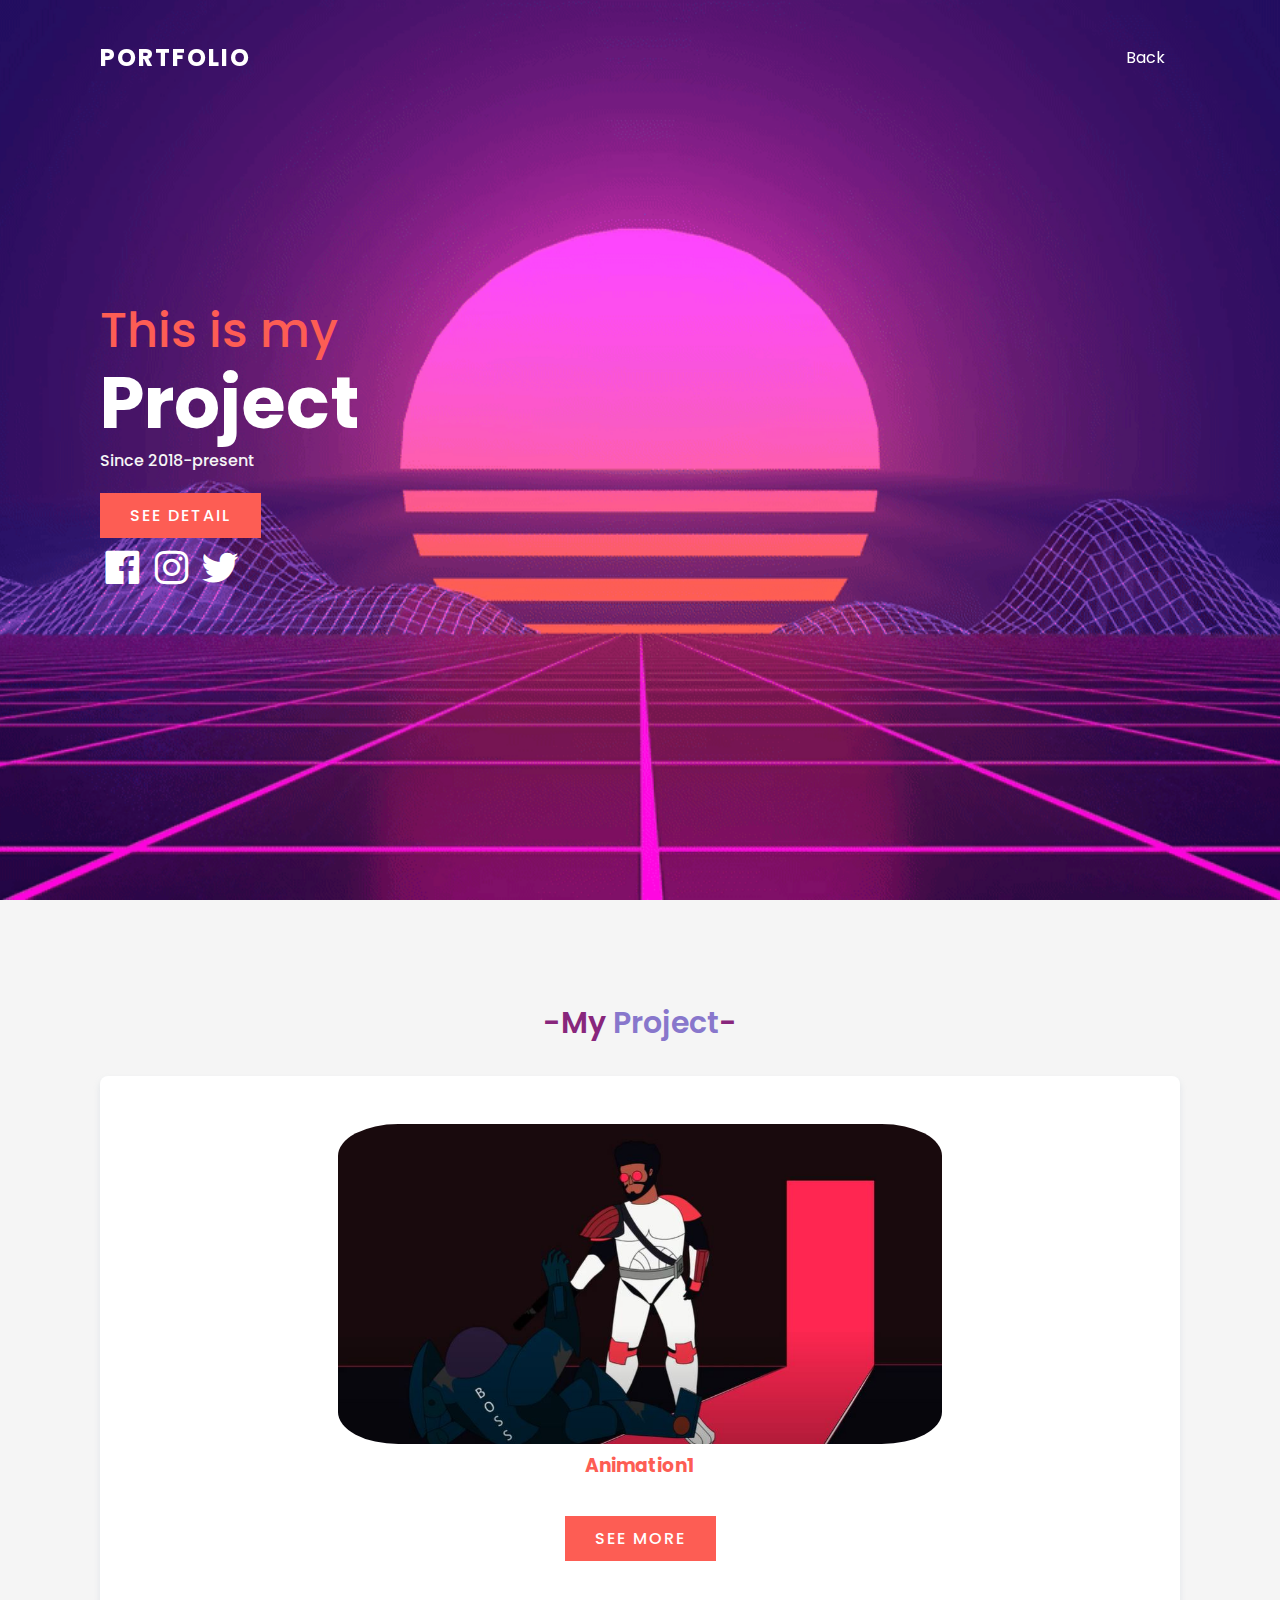
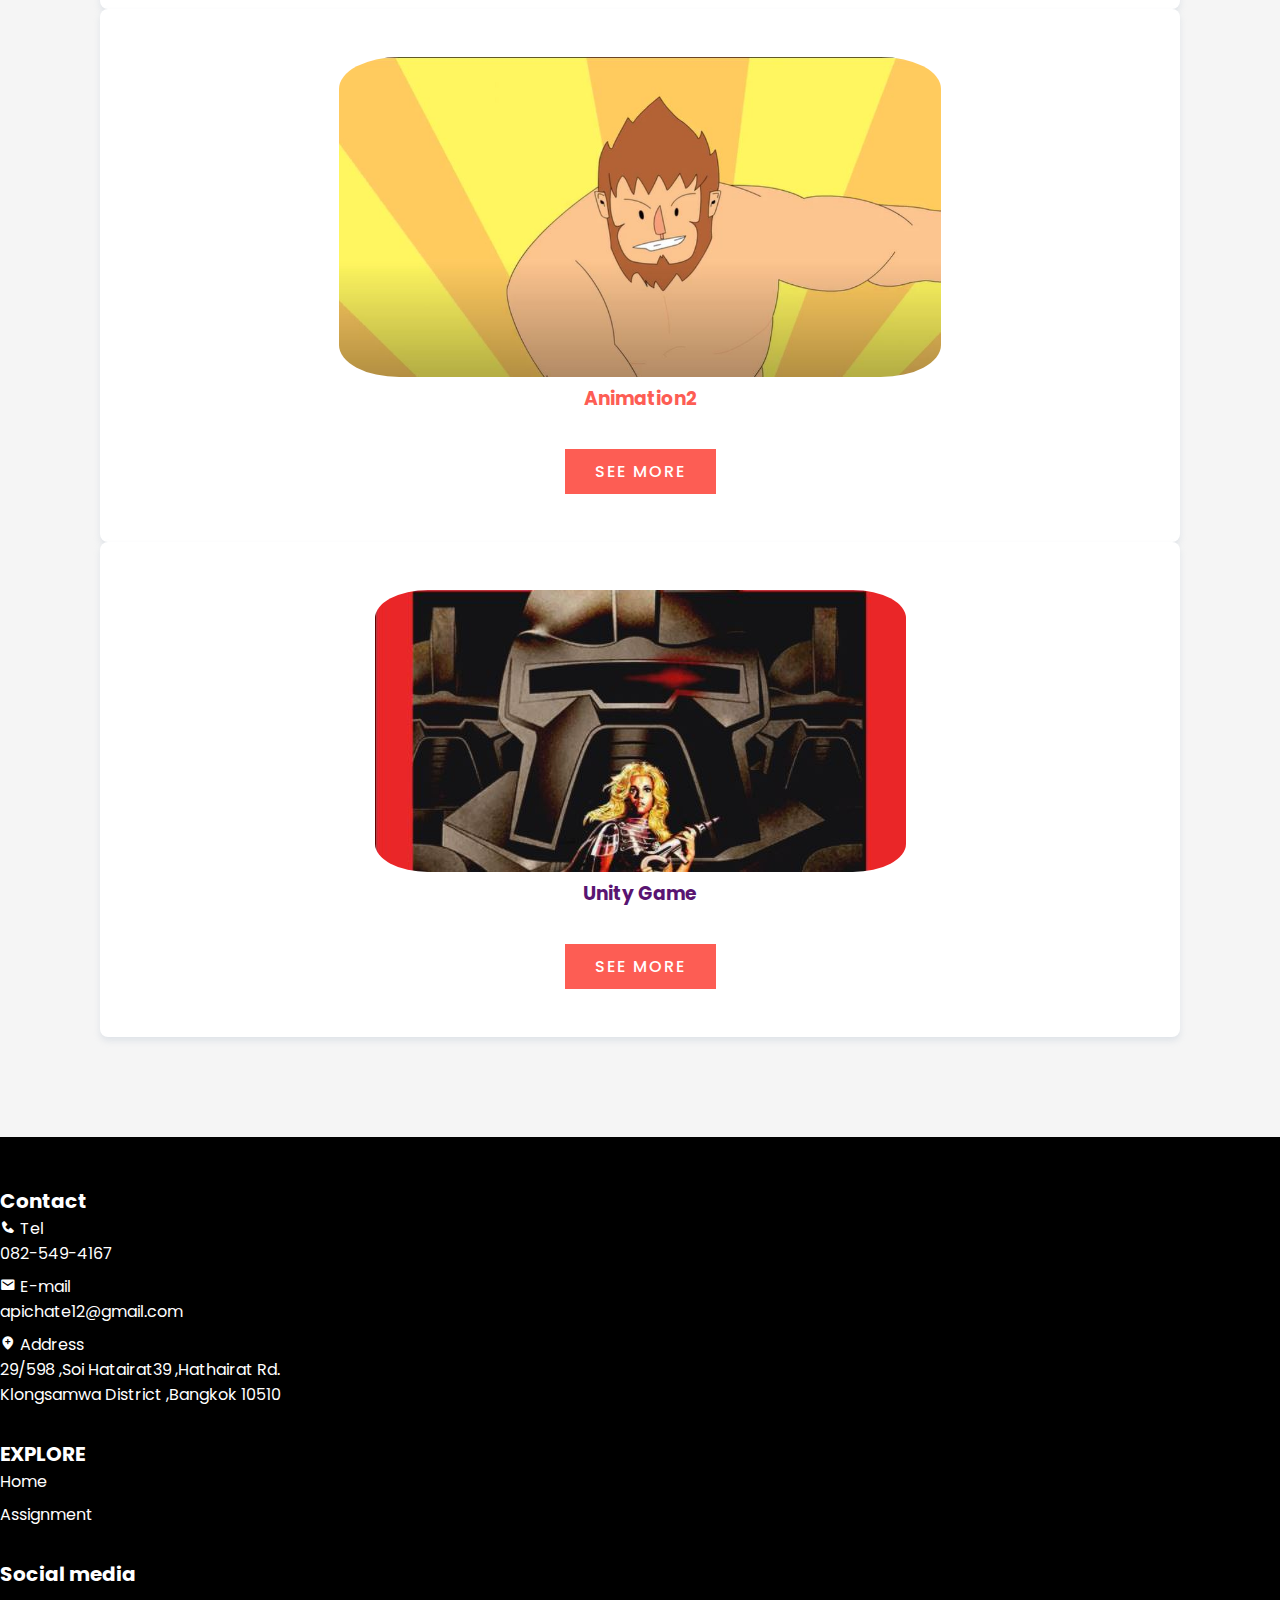
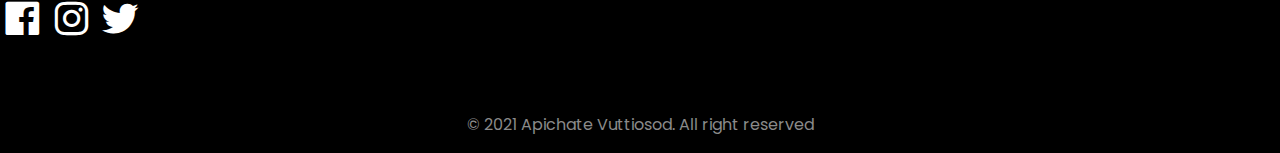
<file: project.html>
<!DOCTYPE html>
<html lang="en">
<head>
    <meta charset="UTF-8">
    <meta http-equiv="X-UA-Compatible" content="IE=edge">
    <meta name="viewport" content="width=device-width, initial-scale=1.0">

    <link rel="stylesheet" href="style.css">
    <link rel="stylesheet" href="./css/swiper-bundle.min.css">
    <link href='https://cdn.jsdelivr.net/npm/boxicons@2.0.5/css/boxicons.min.css' rel='stylesheet'>
    <title>Project</title>

</head>
<body>

    <!--=============START OF HEADER===================-->
    <header>
        <a href="#home" class="logo">Portfolio</a>
        <ul class="menu">
            <li><a href="index.html">Back</a></li>
        </ul> 
    </header>
    <!--=============END OF HEADER===================-->

    <!--=============START OF BANNER===================-->
    <section class="banner" id="home">
        <div class="textBox">
            <h2>This is my<br><span class="pink">Project</h2>
            <h3>Since 2018-present</h3>
            <a href="./index.html" class="btn">See Detail</a>
            <div class="home_social">
                <a href="https://www.facebook.com/apichate.vuttiosod/" target="_blank" class="home__social-icon"><i class='bx bxl-facebook-square'></i></a>
                <a href="https://www.instagram.com/frongy_z/" target="_blank" class="home__social-icon"><i class='bx bxl-instagram'></i></a>
                <a href="https://twitter.com/" target="_blank" class="home__social-icon"><i class='bx bxl-twitter'></i></a>
            </div>
        </div>
    </section>
    <!--=============END OF BANNER===================-->

     <!--=============START OF ASSIGMENT===================-->
    <section class="services" id="skill">
        <div class="heading">
            <h2>-My <span class="pink">Project</span>-</h2>
        </div>
        <div class="services__container">
            <div class="services__data">
                <img src="anime1.JPG">
                <h3 class="services__title1">Animation1</h3>
                <a href="https://drive.google.com/file/d/1JKlTzq8IW_oe-JpLM5tlAB_hDV7xWh6H/view?usp=sharing" class="btn">See More</a>
            </div>

            <div class="services__data">
                <img src="anime2.JPG">
                <h3 class="services__title1">Animation2</h3>
                <a href="https://drive.google.com/file/d/1GKRfRON6Ak25JspGvga9kcfbF8XSQiDQ/view?usp=sharing" class="btn">See More</a>
            </div>

            <div class="services__data">
                <img src="post.JPG">
                <h3 class="services__title3">Unity Game</h3>
                <a href="https://drive.google.com/file/d/1JKlTzq8IW_oe-JpLM5tlAB_hDV7xWh6H/view?usp=sharing" class="btn">See More</a>
            </div>
        </div>
     </section>
    <!--=============END OF Assignment===================-->

    <!--=====Start OF FOOTER =====-->
    <!--=====Start OF FOOTER =====-->
    <footer class="footer__sec">
        <div class="footer__container bx-grid">
            <div class="footer__box">
                <h3 class="footer__title">Contact</h3>
                <ul>
                    <li class="footer__link"><i class="bx bxs-phone"></i> Tel<p>082-549-4167</p></li>
                    
                    <li class="footer__link"><i class="bx bxs-envelope"></i> E-mail <p>apichate12@gmail.com</p></li>
                    
                    <li class="footer__link"><i class="bx bxs-location-plus"></i> Address<p>29/598 ,Soi Hatairat39 ,Hathairat Rd.<br>
                        Klongsamwa District ,Bangkok 10510
                    </p></li>
                    
                </ul> 
            </div>

            <div class="footer__box">
                <h3 class="footer__title">EXPLORE</h3>
                <ul>
                    <li class="footer__link"><a href="#home" style="color: inherit;
                        text-decoration: inherit;" >Home</a></li>
                    <li class="footer__link"><a href="#skill" style="color: inherit;
                        text-decoration: inherit;">Assignment</a></li>
                </ul>                  
            </div>

            <div class="footer_box">
                <h3 class="footer__title">Social media</h3>
                    <li class="footer__link">
                        <a href="https://www.facebook.com/apichate.vuttiosod/" target="_blank" class="home__social-icon"><i class='bx bxl-facebook-square'></i></a>
                        <a href="https://www.instagram.com/frongy_z/" target="_blank" class="home__social-icon"><i class='bx bxl-instagram'></i></a>
                        <a href="https://twitter.com/" target="_blank" class="home__social-icon"><i class='bx bxl-twitter'></i></a>
                    </i>      
            </div>

        </div>
        <p class="footer__copy">&#169; 2021 Apichate Vuttiosod. All right reserved</p>
    </footer>
    <!--=====END OF FOOTER =====-->

    <!-- ===== SWIPER JS ===== -->
    <script src="./js/swiper-bundle.min.js"></script>
    
    <!--===== MAIN JS =====-->
    <script src="./js/main.js"></script>

</body>
</html>
</file>
<file: style.css>
@import url('https://fonts.googleapis.com/css2?family=Poppins:wght@400;500;600;700&display=swap');
* {
  margin: 0;
  padding: 0;
  box-sizing: border-box;
  font-family: 'Poppins', sans-serif;
  scroll-behavior: smooth;
}
section {
  padding: 100px;
}
/*=============================Banner==================================*/
.banner {
  position: relative;
  min-height: 100vh;
  background: url('ClearCarelessBeagle-size_restricted.gif');
  background-size: cover;
  background-position: center center;
  background-repeat: no-repeat;

  display: flex;
  justify-content: space-between;
  align-items: center;
}
.banner h2 {
  font-size: 3em;
  color: #fd5d54;
  font-weight: 500;
  line-height: 1.5em;
}
.banner h2 span {
  font-size: 1.5em;
  font-weight: 700;
}
.banner h3 {
  font-size: 1em;
  color: whitesmoke;
  font-weight: 500;
}
.banner p {
  color: whitesmoke;
}
.btn {
  position: relative;
  background: #fd5d54;
  display: inline-block;
  color: #fff;
  margin-top: 20px;
  padding: 10px 30px;
  text-transform: uppercase;
  text-decoration: none;
  letter-spacing: 2px;
  font-weight: 500;
}
.btn:hover {
  background: #e44840;
  color: #fff;
}
.banner .textBox .pink {
  color: #fff;
}
.banner .textBox .violet {
  color: #fff;
}
.banner .textBox .home__social {
  display: flex;
  flex-direction: column;
  position: relative;
}
.home__social-icon {
  width: max-content;
  font-size: 2.8rem;
  color: #fff;
}
.home__social-icon:hover {
  color: #fd5d54;
}
/*=============================Banner==================================*/

/*=============================Header==================================*/
header {
  position: fixed;
  top: 0;
  left: 0;
  width: 100%;
  padding: 40px 100px;
  z-index: 1000;
  display: flex;
  justify-content: space-between;
  align-items: center;
}
header.sticky {
  background: #591472;
  padding: 20px 100px;
  box-shadow: 0 5px 20px rgba(0, 0, 0, 0, 1);
}
header .logo {
  color: #fff;
  font-size: 24px;
  text-transform: uppercase;
  text-decoration: none;
  font-weight: 700;
  letter-spacing: 2px;
}
header .sticky .logo {
  color: whitesmoke;
}
header ul {
  position: relative;
  display: flex;
}
header ul li {
  position: relative;
  list-style: none;
}
header ul li a {
  position: relative;
  display: inline-block;
  margin: 0 15px;
  color: #fff;
  text-decoration: none;
}
header ul li a:hover {
  color: #fd5d54;
}
header.sticky ul li a {
  color: whitesmoke;
}
header.sticky ul li a:hover {
  color: #fd5d54;
}
.heading h2 {
  font-weight: 600;
  font-size: 30px;
}
/*=============================Banner==================================*/

/*=============================About==================================*/
.about {
  background-color: #111;
}
.heading {
  width: 100%;
  text-align: center;
  margin-bottom: 30px;
}
.heading h2 {
  font-weight: 600;
  font-size: 30px;
  color: #88267c;
}
.heading h2 .pink {
  font-weight: 600;
  font-size: 30px;
  color: #87c;
}
.content.no.flex {
  color: whitesmoke;
  justify-content: space-between;
  text-align: center;
  align-content: center;
}
.contentBox h3 {
  font-size: 24px;
  margin-bottom: 20px;
}
.contentBox h3.italic {
  font-size: 24px;
  margin-bottom: 20px;
  font-weight: lighter;
  font-style: italic;
}
.w50 {
  min-width: 50%;
}
img {
  max-height: 20rem;
  border-radius: 10%;
}
/*=============================Banner==================================*/

/*=============================Assignment+Project==================================*/
.testimonial.bd-container.section {
  background-color: #111;
}
.testimonial__content {
  height: 30px;
  display: grid;
  background-color: #fd5992;
  color: white;
  border-radius: 0.5rem;
  padding: 2rem 1rem;
  text-align: center;
  box-shadow: 5px 10px 10px rgba(47, 10, 13, 0.25);
}
.testimonial__content:hover {
  background-color: #fd5d54;
}
.testimonial__img {
  width: 100%;
  height: auto;
  border-radius: 0.5rem;
  justify-self: center;
  margin-bottom: 0.5rem;
}

.testimonial__client {
  font-size: 0.75rem;
  color: whitesmoke;
  margin-bottom: 1rem;
}

.swiper-pagination {
  position: initial;
}

.swiper-pagination-bullet-active {
  background-color: #591472;
}
.wrapper {
  text-align: center;
}
.wrapper .btn1 {
  position: relative;
  background: #fd5d54;
  display: inline-block;
  color: #fff;
  margin-top: 20px;
  padding: 10px 30px;
  text-transform: uppercase;
  text-decoration: none;
  letter-spacing: 2px;
  font-weight: 500;
  text-align: center;
}
.btn1:hover {
  background: #e44840;
  color: #fff;
}
/*=============================Assignment+Project==================================*/

/*=============================Skill==================================*/
.services {
  background-color: whitesmoke;
}
.services__data {
  padding: 3rem 1rem;
  background-color: #fff;
  border-radius: 0.5rem;
  text-align: center;
  transition: 0.4s;
  box-shadow: 0 4px 6px rgba(174, 190, 205, 0.3);
}
.services__container.bx-grid {
  display: grid;
  gap: 1.5rem;
  padding-left: 1rem;
}
.services__data:hover {
  transform: translateY(-0.5rem);
  box-shadow: 0 6px 8px rgba(174, 190, 205, 0.4);
}
.img {
  /* height: 50%; */
  width: auto;
  max-width: 100%;
}

.services__icon1,
.services__title1 {
  margin-bottom: 1rem;
  color: #fd5d54;
}
.services__icon2,
.services__title2 {
  margin-bottom: 1rem;
  color: #fd5992;
}
.services__icon3,
.services__title3 {
  margin-bottom: 1rem;
  color: #591472;
}
.services__icon4,
.services__title4 {
  margin-bottom: 1rem;
  color: #dfb160;
}

.services__icon1,
.services__icon2,
.services__icon3,
.services__icon4 {
  font-size: 3rem;
}

.services__title {
  font-size: 1.125rem;
}
.services__description {
  margin-bottom: 2rem;
}

/*=============================Interest==================================*/

.services .content {
  color: #fff;
  display: flex;
  justify-content: center;
  flex-wrap: wrap;
  flex-direction: row;
}
.services .content .servicesBx {
  padding: 40px 20px;
  background: #88267c;
  color: #fff;
  max-width: 340px;
  margin: 20px;
  text-align: center;
  transition: 0.5s;
}
.services .content .servicesBx:hover {
  background: #fd5d54;
}
.services .content .servicesBx h2 {
  font-size: 20px;
  font-weight: 600;
}

/*=============================Footer==================================*/
.footer__sec {
  padding: 1.5rem 0 1rem;
  background-color: black;
}
.bd-grid {
  max-width: 1024px;
  display: grid;
  grid-template-columns: 100%;
  column-gap: 2rem;
  width: calc(100% - 2rem);
  margin-left: 8rem;
  margin-right: 1rem;
}
.footer__container {
  grid-template-columns: repeat(auto-fit, minmax(220px, 1fr));
}

.footer__box {
  margin-bottom: 2rem; /*4*/
  color: #fff;
}

.footer__title {
  font-size: 1.25rem;
  color: #fff;
}

.footer__link {
  display: block;
  width: max-content;
  margin-bottom: 0.5rem; /*1*/
}

.footer__social {
  font-size: 1.5rem;
  margin-right: 1.25rem;
}

.footer__copy {
  padding-top: 3rem;
  font-size: 1rem;
  background-color: black;
  color: #8a8a8a;
  text-align: center;
}
/**==================Responsive Part===================**/
@media (max-width: 991px) {
  header,
  header.sticky {
    padding: 20px 50px;
    z-index: 1000;
  }
  .menu {
    position: fixed;
    top: 75px;
    left: -100%;
    display: block;
    padding: 100px 50px;
    text-align: center;
    width: 100%;
    height: 100vh;
    background: #87c;
    color: whitesmoke;
    transition: 0.5s;
    z-index: 999;
    border-top: 1px solid rgba(0, 0, 0, 0, 2);
  }
  .menu.active {
    left: 0;
  }
  header ul li a {
    color: whitesmoke;
    font-size: 24px;
    margin: 10px;
  }
  .toggle {
    background: url('menu.png');
    width: 40px;
    height: 40px;
    background-position: center;
    background-repeat: no-repeat;
    background-size: 30px;
    cursor: pointer;
  }
  .toggle.active {
    width: 40px;
    height: 40px;
    background: url('close.png');
    background-position: center;
    background-repeat: no-repeat;
    background-size: 25px;
    cursor: pointer;
  }
  header.sticky .toggle {
    color: #fd5d54;
  }
  section {
    padding: 100px 50px;
  }
  .banner {
    padding: 150px 50px 100px;
  }
  .banner h3 {
    font-size: 1.5m;
  }
  .btn {
    margin-top: 10px;
    padding: 10px 20px;
    font-size: 16px;
  }
  .heading h2 {
    font-size: 24px;
  }
  .heading h3 {
    font-size: 20px;
  }
}

#footer {
  width: 100%;
  display: grid;
  grid-template-columns: max-content max-content max-content;
  gap: 100px;
  padding: 50px 200px;
}

@media (max-width: 1300px) {
  #footer {
    width: 100%;
    display: grid;
    grid-template-columns: 1fr 1fr 1fr;
    gap: 100px;
    padding: 50px 100px;
  }
}

@media (max-width: 1000px) {
  #footer {
    width: 100%;
    display: grid;
    grid-template-columns: 1fr 1fr;
    gap: 50px;
    padding: 50px 100px;
  }
}

@media (max-width: 650px) {
  #footer {
    width: 100%;
    display: grid;
    grid-template-columns: 1fr;
    gap: 50px;
    padding: 50px 100px;
  }
}

@media (max-width: 450px) {
  #footer {
    padding: 50px 50px;
  }
  #home .pink,
  #home .violet {
    font-size: 1em;
  }
  #footer p {
    width: 200px;
  }
}

@media (max-width: 300px) {
  #home .pink,
  #home .violet {
    font-size: 0.8em;
  }
  body > header {
    padding: 10px 30px;
  }
}
</file>
<file: Food2/style.css>
.grid-container {
	display: grid;
	grid-template-columns: 30% auto;
	grid-gap: 10px;
}
.grid-container > div{
	font-size: 30px;
	text-align: left;
}
#logo{
    text-align:center;
}
#header{
	text-align:center;
}
#main2{
	text-align: left;
    font-size: 100%;
}
ul{
    margin: left;  /*ระยะขอบ ผลักอัตโนมัติ*/
}
.serve_bullet{
    margin: left;  /*ระยะขอบ ผลักอัตโนมัติ*/
}
ol{
    margin: left;  /*ระยะขอบ ผลักอัตโนมัติ*/  
}
#main3{
    text-align: left;
    font-size: 100%;
}
.mat_bul{
    margin: auto;  /*ระยะขอบ ผลักอัตโนมัติ*/
    width: 25%;   /*ความกว้าง*/
    padding: 5px;
}
.Ref{
    text-align: left;
    font-size :100%; 
}
.material_pic{
    display: block;   /*แสดงในบล็อก ในกล่อง*/
    margin-right: auto;  /*ระยะขอบขวา auto*/
    margin-left: auto;   /*ระยะขอบซ้าย auto*/
    margin-bottom: 10px;
    width:300px;
    height: auto;
 }
 #peanut{
    display: block;   /*แสดงในบล็อก ในกล่อง*/
    margin-bottom: 20px;
    margin-right: auto;  /*ระยะขอบขวา auto*/
    margin-left: auto;   /*ระยะขอบซ้าย auto*/
    width:300px;
    height: auto;
}
#vegie{
    display: block;   /*แสดงในบล็อก ในกล่อง*/
    margin-right: auto;  /*ระยะขอบขวา auto*/
    margin-left: auto;   /*ระยะขอบซ้าย auto*/
    margin-bottom: 10px;
    width:300px;
    height: auto;
}
#step{
    font-size: 20px;
    text-align: center;
}
#serve{
    font-size: 20px;
    text-align: center;
}
#what{
    font-size: 20px;
    text-align: center;
}
a:link{ /*pseudo class of link*/
    color: red;
}
a:visited{
    color: green;
}
a:hover{ /*ปลี่ยนสีตอนเมาส์วาง*/
    color:blue; 
}
hr.solid {
    margin: auto;  /*ระยะขอบ ผลักอัตโนมัติ*/
    width: 90%;   /*ความกว้าง*/
}
#footer{
    font-size: 100%;
    text-align: center;
    grid-column: 1 / span 2;
}
@media only screen and (max-width: 768px) {
	.grid-container {
		display: grid;
		grid-template-columns: auto;
		grid-gap: 10px;
	}
	#logo{
		grid-column: 1 / span 2;
	}
	#header{
		grid-column: 2 / span 1;
	}
	#main2{
		grid-column: 1 / span 1;
	}
	#main3{
		grid-column: 2 / span 1;
	}
	#footer{
		grid-column: 1 / span 2;
	}
}
@media only screen and (max-width: 480px) {
	.grid-container {
		  display: grid;
		  grid-template-columns: auto;
		  grid-gap: 10px;
	}
	#logo{
		grid-column: 1 / span 1;
	}
	#header{
		grid-column: 1 / span 1;
	}
	#main2{
		grid-column: 1 / span 1;
	}
	#main3{
		grid-column: 1 / span 1;
	}
	#footer{
		grid-column: 1 / span 1;
	}
}
</file>
